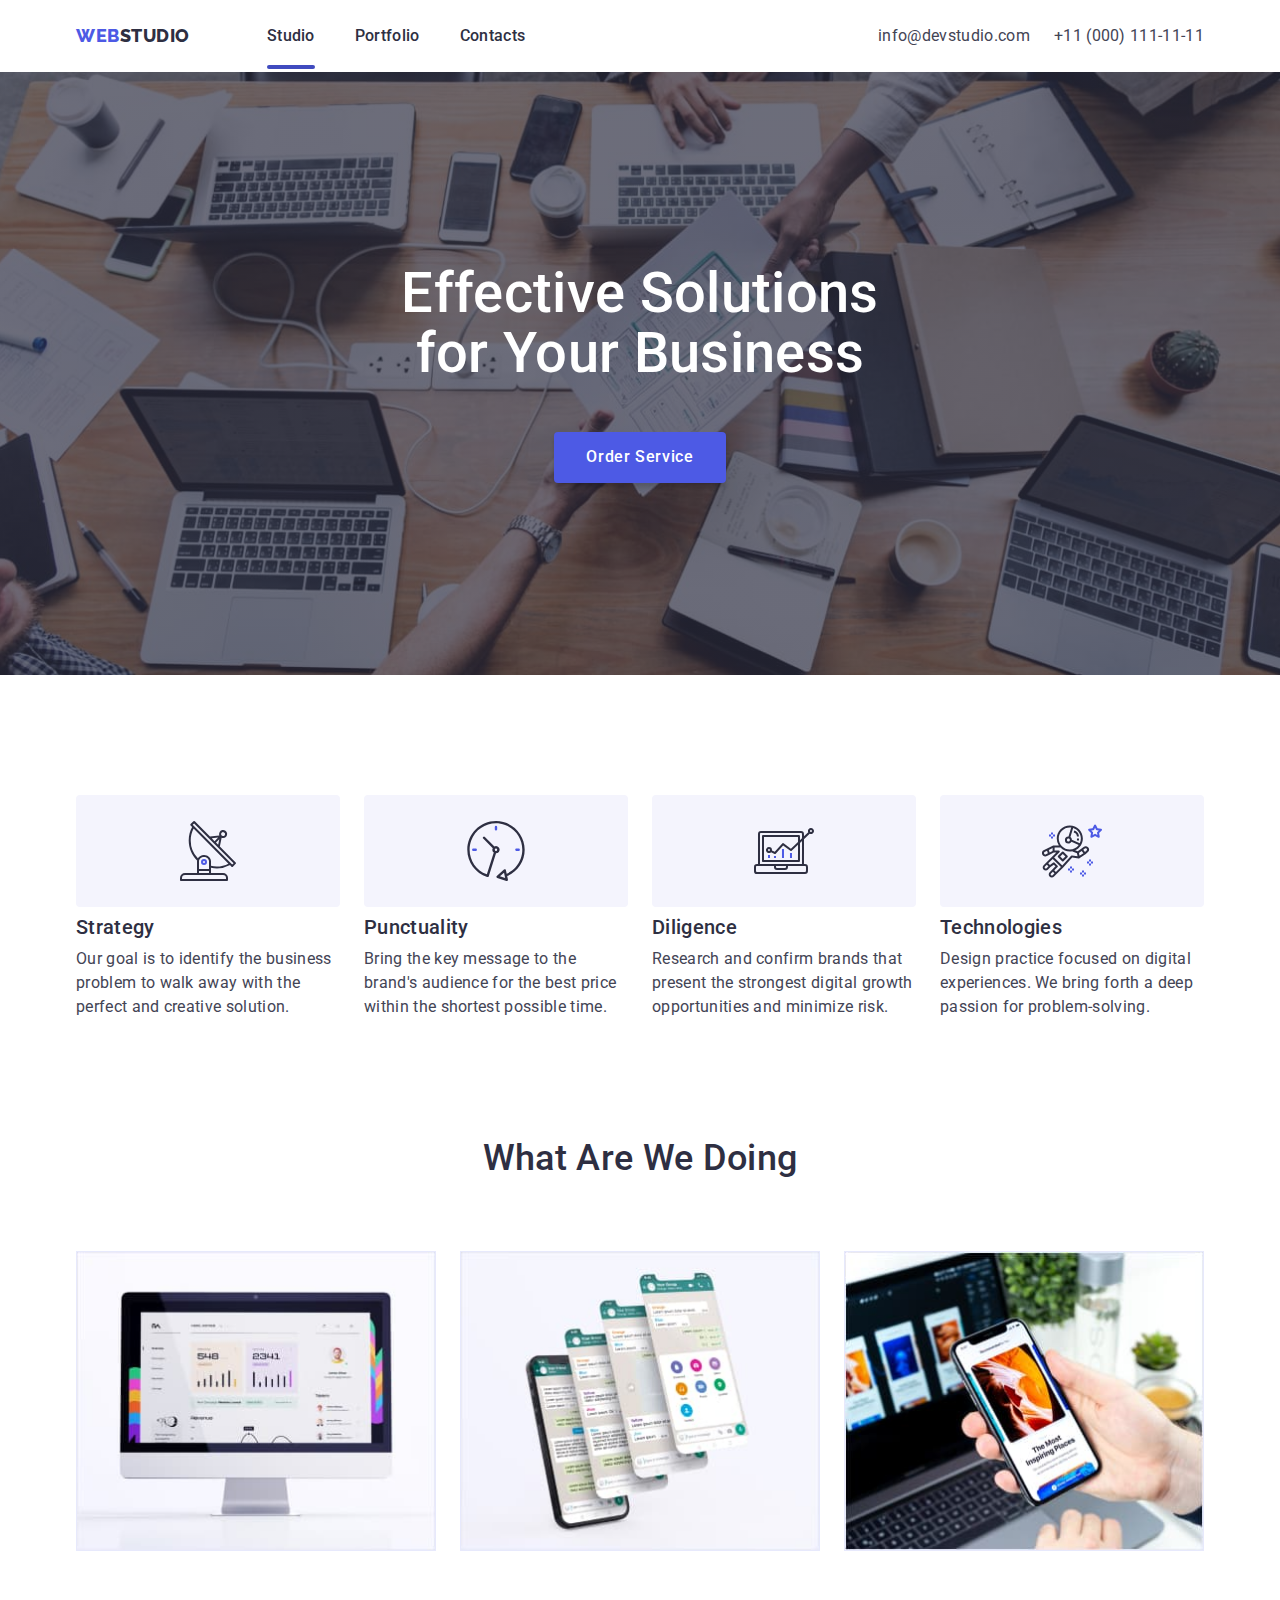
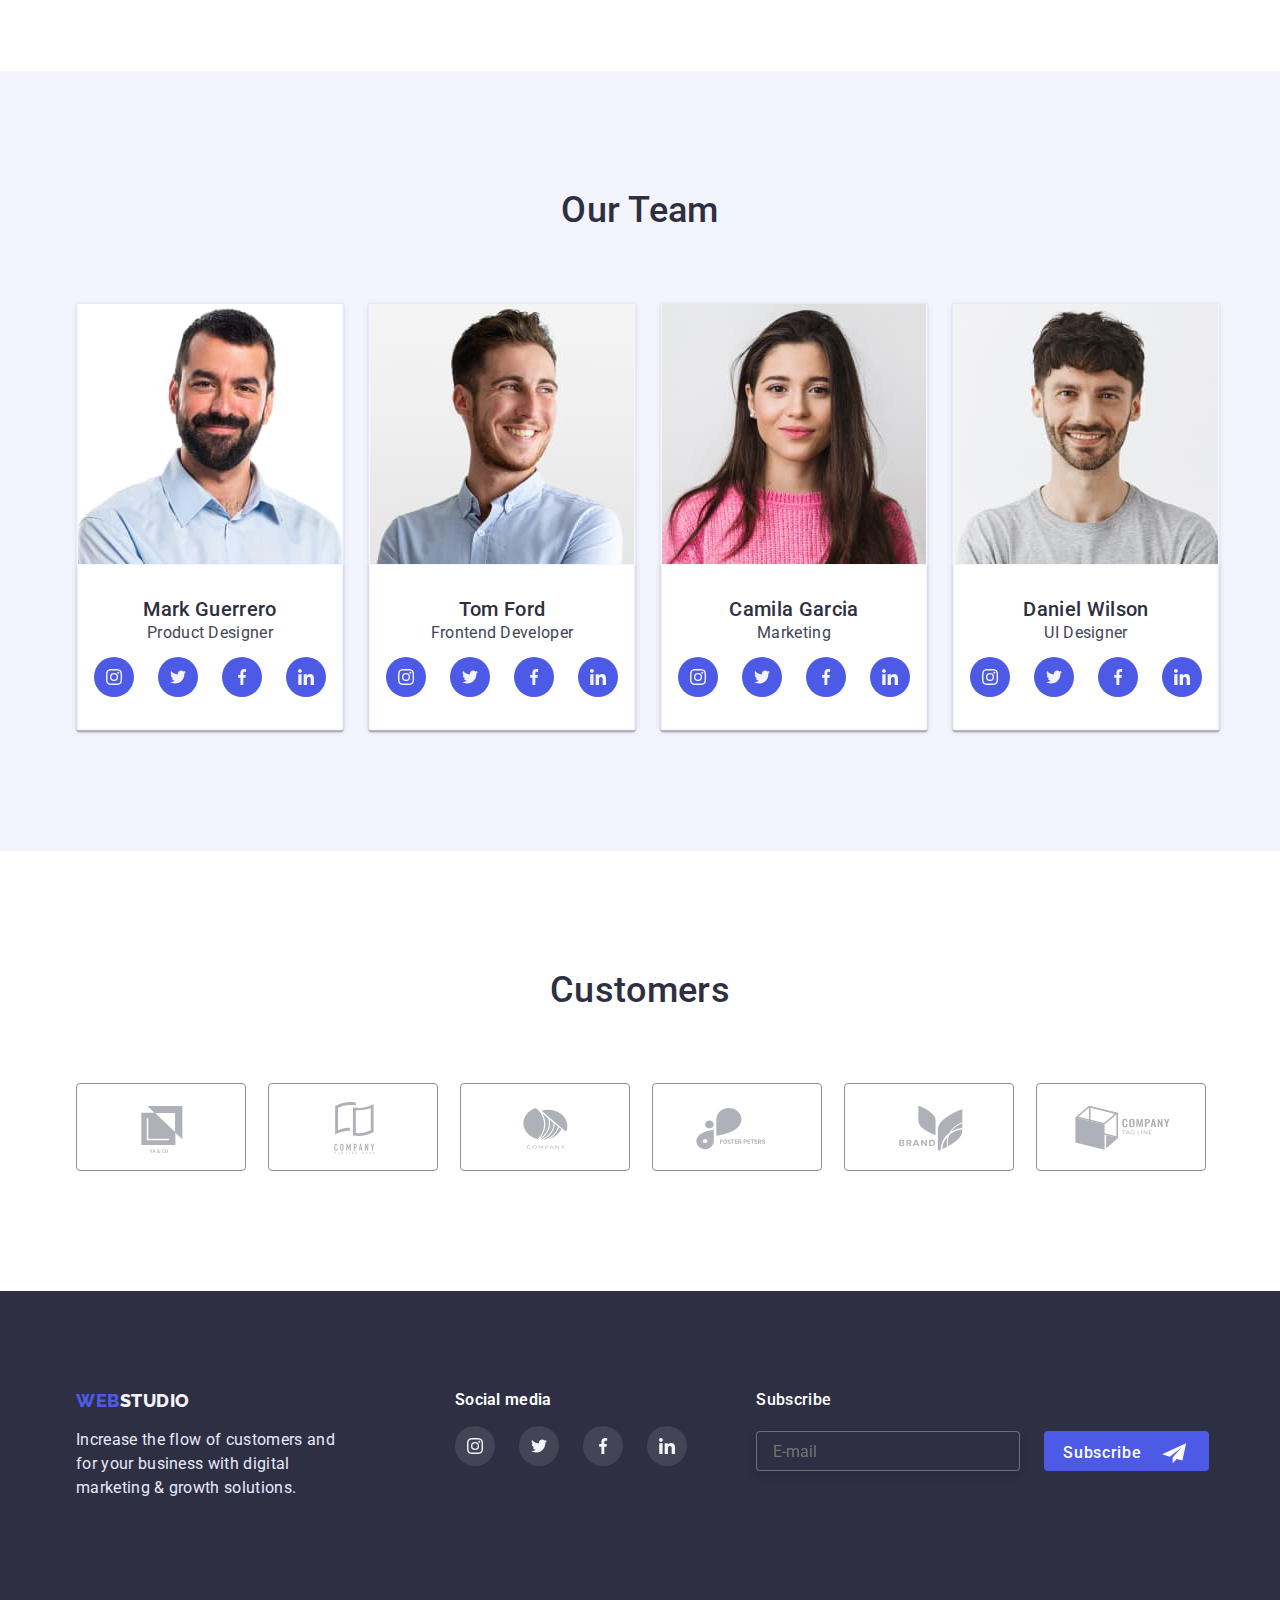
<file: index.html>
<!DOCTYPE html>
<html lang="en">
  <head>
    <meta charset="UTF-8" />
    <meta http-equiv="X-UA-Compatible" content="IE=edge" />
    <meta name="viewport" content="width=device-width, initial-scale=1.0" />
    <title>Studio</title>
    <link rel="preconnect" href="https://fonts.googleapis.com" />
    <link rel="preconnect" href="https://fonts.gstatic.com" crossorigin />
    <link
      href="https://fonts.googleapis.com/css2?family=Raleway:wght@800&family=Roboto:wght@400;500;700;900&display=swap"
      rel="stylesheet"
    />
    <link
      rel="stylesheet"
      href="https://cdnjs.cloudflare.com/ajax/libs/modern-normalize/1.1.0/modern-normalize.min.css"
    />
    <link rel="stylesheet" href="./css/styles.css" />
  </head>
  <body>
    <header class="header-main">
      <div class="container main-nav">
        <a href="/" class="web-header"
          >WEB<span class="studio-header">STUDIO</span></a
        >
        <nav>
          <ul class="menu-links">
            <li class="list-nav">
              <a href="./index.html" class="link current-page">Studio</a>
            </li>
            <li class="list-nav">
              <a href="./portfolio.html" class="link">Portfolio</a>
            </li>
            <li class="list-nav"><a href="" class="link">Contacts</a></li>
          </ul>
        </nav>

        <ul class="address-link">
          <li class="list">
            <a href="mailto:info@devstudio.com" class="link"
              >info@devstudio.com</a
            >
          </li>
          <li class="list">
            <a href="tel:+110001111111" class="link">+11 (000) 111-11-11</a>
          </li>
        </ul>
      </div>
    </header>
    <main>
      <section class="hero">
        <h1 class="hero-title">Effective Solutions for Your Business</h1>
        <button type="button" class="button-hero" data-modal-open>
          Order Service
        </button>
        <div class="backdrop is-hidden" data-modal>
          <div class="modal">
            <button type="button" class="button-close" data-modal-close>
              <svg class="modal-close" width="8px" height="8px">
                <use href="./images/icons.svg#icon-close"></use>
              </svg>
            </button>
            <form class="form">
              <p class="form-title">
                Leave your contacts and we will call you back
              </p>

              <div class="form-field">
                <label class="form-label">
                  <span class="modal-form-text">Name</span>
                  <span class="modal-form-input-wrapper">
                    <input type="text" name="user-name" class="form-input" />
                    <svg class="form-icon" width="12px" height="12px">
                      <use a href="./images/icons.svg#icon-user"></use>
                    </svg>
                  </span>
                </label>
              </div>
              <div class="form-field">
                <label class="form-label">
                  <span class="modal-form-text">Phone</span>
                  <span class="modal-form-input-wrapper">
                    <input type="tel" name="user-phone" class="form-input" />
                    <svg class="form-icon" width="13px" height="13px">
                      <use a href="./images/icons.svg#icon-phone"></use>
                    </svg>
                  </span>
                </label>
              </div>
              <div class="form-field">
                <label class="form-label">
                  <span class="modal-form-text">Email</span>
                  <span class="modal-form-input-wrapper">
                    <input type="email" name="user-email" class="form-input" />
                    <svg class="form-icon" width="15px" height="12px">
                      <use a href="./images/icons.svg#icon-email"></use>
                    </svg>
                  </span>
                </label>
              </div>
              <div class="form-field">
                <label class="form-label">
                  <span class="modal-form-text">Comment</span>
                  <textarea
                    name="Comment"
                    placeholder="Text input"
                    class="form-textarea"
                  ></textarea>
                </label>
              </div>
              <label class="modal-form-label-checkbox">
                <input
                  type="checkbox"
                  name="accept"
                  value="accept-policy"
                  class="modal-form-checkbox"
                />
                <span class="modal-form-custom-checkbox">
                  <svg
                    class="modal-form-checkbox-icon"
                    width="16px"
                    height="16px"
                  >
                    <use a href="./images/icons.svg#icon-ok"></use>
                  </svg>
                </span>
                <span class="modal-form-option-span"
                  >I accept the terms and conditions of the
                  <a class="modal-form-link" href="#">Privacy Policy</a></span
                >
              </label>
              <button type="submit" class="send">Send</button>
            </form>
          </div>
        </div>
      </section>
      <section class="section-features">
        <div class="container">
          <h2 class="visually-hidden">Why choose us?</h2>
          <ul class="list">
            <li class="list-section-features">
              <div class="svg-features">
                <svg class="icon-features" width="60" height="64">
                  <use href="./images/icons.svg#icon-antenna"></use>
                </svg>
              </div>
              <h3 class="subtitle">Strategy</h3>
              <p class="section-text">
                Our goal is to identify the business problem to walk away with
                the perfect and creative solution.
              </p>
            </li>
            <li class="list-section-features">
              <div class="svg-features">
                <svg class="icon-features" width="60" height="64">
                  <use href="./images/icons.svg#icon-clock"></use>
                </svg>
              </div>
              <h3 class="subtitle">Punctuality</h3>
              <p class="section-text">
                Bring the key message to the brand's audience for the best price
                within the shortest possible time.
              </p>
            </li>
            <li class="list-section-features">
              <div class="svg-features">
                <svg class="icon-features" width="60" height="64">
                  <use href="./images/icons.svg#icon-diagram"></use>
                </svg>
              </div>
              <h3 class="subtitle">Diligence</h3>
              <p class="section-text">
                Research and confirm brands that present the strongest digital
                growth opportunities and minimize risk.
              </p>
            </li>
            <li class="list-section-features">
              <div class="svg-features">
                <svg class="icon-features" width="60" height="64">
                  <use href="./images/icons.svg#icon-astronaut"></use>
                </svg>
              </div>
              <h3 class="subtitle">Technologies</h3>
              <p class="section-text">
                Design practice focused on digital experiences. We bring forth a
                deep passion for problem-solving.
              </p>
            </li>
          </ul>
        </div>
      </section>
      <section class="section-work">
        <div class="container">
          <h2 class="section-title">What are we doing</h2>
          <ul class="list">
            <li class="list-section">
              <img
                class="img"
                src="./images/computer.jpg"
                alt="Web site for computers"
                width="360"
              />
            </li>
            <li class="list-section">
              <img
                class="img"
                src="./images/phone-screens.jpg"
                alt="Many phone screens"
                width="360"
              />
            </li>
            <li class="list-section">
              <img
                class="img"
                src="./images/phone.jpg"
                alt="Phone"
                width="360"
              />
            </li>
          </ul>
        </div>
      </section>
      <section class="section-team">
        <div class="container">
          <h2 class="section-title">Our Team</h2>
          <ul class="list team">
            <li class="list-section">
              <img
                class="img"
                src="./images/img-mark.jpg"
                alt="Mark Guerrero"
                width="264"
                height="260"
              />
              <div class="works-team">
                <h3 class="subtitle">Mark Guerrero</h3>
                <p class="section-text">Product Designer</p>
                <ul class="list-social list">
                  <li>
                    <a href="" class="link-social">
                      <svg class="icon-social" width="16" height="16">
                        <use href="./images/icons.svg#icon-instagram"></use>
                      </svg>
                    </a>
                  </li>
                  <li>
                    <a href="" class="link-social">
                      <svg class="icon-social" width="16" height="16">
                        <use href="./images/icons.svg#icon-twitter"></use>
                      </svg>
                    </a>
                  </li>
                  <li>
                    <a href="" class="link-social">
                      <svg class="icon-social" width="16" height="16">
                        <use href="./images/icons.svg#icon-facebook"></use>
                      </svg>
                    </a>
                  </li>
                  <li>
                    <a href="" class="link-social">
                      <svg class="icon-social" width="16" height="16">
                        <use href="./images/icons.svg#icon-linkedin"></use>
                      </svg>
                    </a>
                  </li>
                </ul>
              </div>
            </li>
            <li class="list-section">
              <img
                class="img"
                src="./images/img-tom.jpg"
                alt="Tom Ford"
                width="264"
                height="260"
              />
              <div class="works-team">
                <h3 class="subtitle">Tom Ford</h3>
                <p class="section-text">Frontend Developer</p>
                <ul class="list-social list">
                  <li>
                    <a href="" class="link-social">
                      <svg class="icon-social" width="16" height="16">
                        <use href="./images/icons.svg#icon-instagram"></use>
                      </svg>
                    </a>
                  </li>
                  <li>
                    <a href="" class="link-social">
                      <svg class="icon-social" width="16" height="16">
                        <use href="./images/icons.svg#icon-twitter"></use>
                      </svg>
                    </a>
                  </li>
                  <li>
                    <a href="" class="link-social">
                      <svg class="icon-social" width="16" height="16">
                        <use href="./images/icons.svg#icon-facebook"></use>
                      </svg>
                    </a>
                  </li>
                  <li>
                    <a href="" class="link-social">
                      <svg class="icon-social" width="16" height="16">
                        <use href="./images/icons.svg#icon-linkedin"></use>
                      </svg>
                    </a>
                  </li>
                </ul>
              </div>
            </li>
            <li class="list-section">
              <img
                class="img"
                src="./images/img-camila.jpg"
                alt="Camila Garcia"
                width="264"
                height="260"
              />
              <div class="works-team">
                <h3 class="subtitle">Camila Garcia</h3>
                <p class="section-text">Marketing</p>
                <ul class="list-social list">
                  <li>
                    <a href="" class="link-social">
                      <svg class="icon-social" width="16" height="16">
                        <use href="./images/icons.svg#icon-instagram"></use>
                      </svg>
                    </a>
                  </li>
                  <li>
                    <a href="" class="link-social">
                      <svg class="icon-social" width="16" height="16">
                        <use href="./images/icons.svg#icon-twitter"></use>
                      </svg>
                    </a>
                  </li>
                  <li>
                    <a href="" class="link-social">
                      <svg class="icon-social" width="16" height="16">
                        <use href="./images/icons.svg#icon-facebook"></use>
                      </svg>
                    </a>
                  </li>
                  <li>
                    <a href="" class="link-social">
                      <svg class="icon-social" width="16" height="16">
                        <use href="./images/icons.svg#icon-linkedin"></use>
                      </svg>
                    </a>
                  </li>
                </ul>
              </div>
            </li>
            <li class="list-section">
              <img
                class="img"
                src="./images/img-daniel.jpg"
                alt="Daniel Wilson"
                width="264"
                height="260"
              />
              <div class="works-team">
                <h3 class="subtitle">Daniel Wilson</h3>
                <p class="section-text">UI Designer</p>
                <ul class="list-social list">
                  <li>
                    <a href="" class="link-social">
                      <svg class="icon-social" width="16" height="16">
                        <use href="./images/icons.svg#icon-instagram"></use>
                      </svg>
                    </a>
                  </li>
                  <li>
                    <a href="" class="link-social">
                      <svg class="icon-social" width="16" height="16">
                        <use href="./images/icons.svg#icon-twitter"></use>
                      </svg>
                    </a>
                  </li>
                  <li>
                    <a href="" class="link-social">
                      <svg class="icon-social" width="16" height="16">
                        <use href="./images/icons.svg#icon-facebook"></use>
                      </svg>
                    </a>
                  </li>
                  <li>
                    <a href="" class="link-social">
                      <svg class="icon-social" width="16" height="16">
                        <use href="./images/icons.svg#icon-linkedin"></use>
                      </svg>
                    </a>
                  </li>
                </ul>
              </div>
            </li>
          </ul>
        </div>
      </section>
      <section class="section-customers">
        <div class="container">
          <h2 class="section-title">Customers</h2>
          <ul class="customers-list">
            <li class="customers-item list">
              <a href="" class="customers-link">
                <svg class="icon-customers" width="104" height="56">
                  <use href="./images/icons.svg#icon-Logo-1"></use>
                </svg>
              </a>
            </li>
            <li class="customers-item list">
              <a href="" class="customers-link">
                <svg class="icon-customers" width="104" height="56">
                  <use href="./images/icons.svg#icon-Logo-2"></use>
                </svg>
              </a>
            </li>
            <li class="customers-item list">
              <a href="" class="customers-link">
                <svg class="icon-customers" width="104" height="56">
                  <use href="./images/icons.svg#icon-Logo-3"></use>
                </svg>
              </a>
            </li>
            <li class="customers-item list">
              <a href="" class="customers-link">
                <svg class="icon-customers" width="104" height="56">
                  <use href="./images/icons.svg#icon-Logo-4"></use>
                </svg>
              </a>
            </li>
            <li class="customers-item list">
              <a href="" class="customers-link">
                <svg class="icon-customers" width="104" height="56">
                  <use href="./images/icons.svg#icon-Logo-5"></use>
                </svg>
              </a>
            </li>
            <li class="customers-item list">
              <a href="" class="customers-link">
                <svg class="icon-customers" width="104" height="56">
                  <use href="./images/icons.svg#icon-Logo-6"></use>
                </svg>
              </a>
            </li>
          </ul>
        </div>
      </section>
    </main>
    <footer class="fon-footer">
      <div class="footer container">
        <div class="wrapper">
          <a href="/" class="web-footer"
            >WEB<span class="studio-footer">Studio</span>
          </a>
          <p class="text-footer">
            Increase the flow of customers and <br />
            for your business with digital <br />
            marketing & growth solutions.
          </p>
        </div>

        <div class="media-footer">
          <p class="media-text">Social media</p>
          <ul class="list-social list">
            <li>
              <a href="" class="link-social-footer">
                <svg class="icon-social" width="16" height="16">
                  <use href="./images/icons.svg#icon-instagram"></use>
                </svg>
              </a>
            </li>
            <li>
              <a href="" class="link-social-footer">
                <svg class="icon-social" width="16" height="16">
                  <use href="./images/icons.svg#icon-twitter"></use>
                </svg>
              </a>
            </li>
            <li>
              <a href="" class="link-social-footer">
                <svg class="icon-social" width="16" height="16">
                  <use href="./images/icons.svg#icon-facebook"></use>
                </svg>
              </a>
            </li>
            <li>
              <a href="" class="link-social-footer">
                <svg class="icon-social" width="16" height="16">
                  <use href="./images/icons.svg#icon-linkedin"></use>
                </svg>
              </a>
            </li>
          </ul>
        </div>
        <div class="form container">
          <p class="subscribe-label">Subscribe</p>
          <form class="form-footer">
            <label for="email">
              <input
                type="email"
                name="subscribe"
                id="email"
                placeholder="E-mail"
                class="subscribe-input"
            /></label>
            <label class="submit-svg">
              <button type="submit" class="subscribe-button"></button>
              <span class="subscribe-text"
                >Subscribe
                <svg class="subscribe-icon" width="24px" height="20px">
                  <use a href="./images/icons.svg#icon-send"></use>
                </svg>
              </span>
            </label>
          </form>
        </div>
      </div>
    </footer>
    <script src="./js/modal.js"></script>
  </body>
</html>
</file>
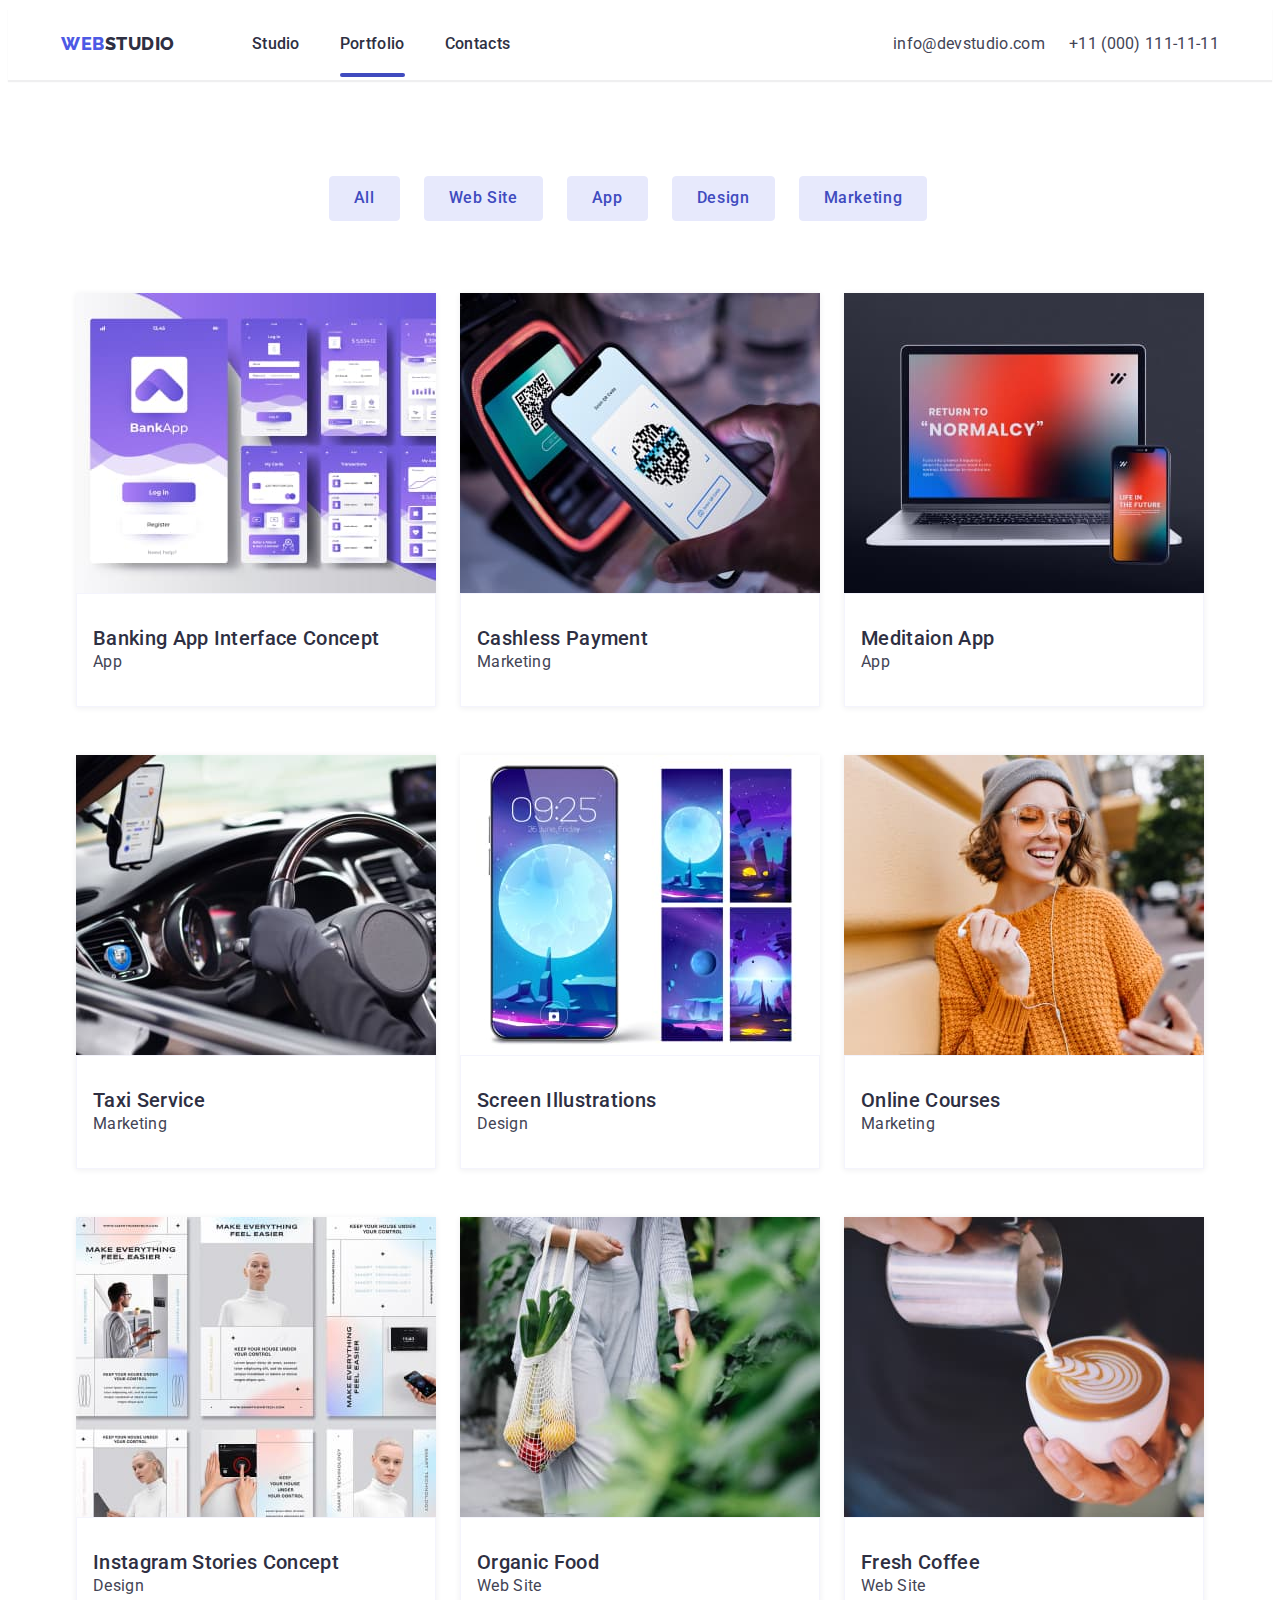
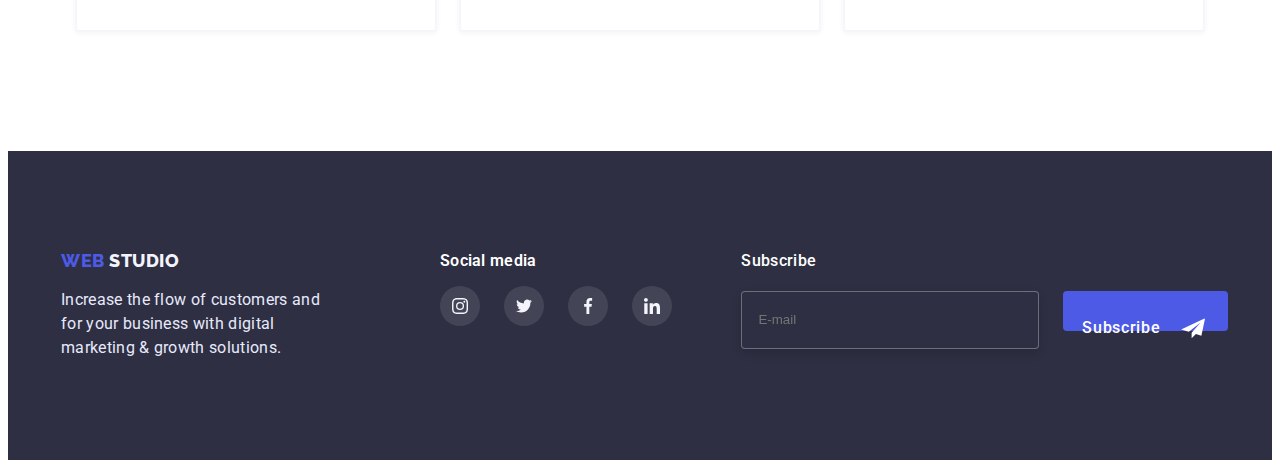
<file: portfolio.html>
<!DOCTYPE html>
<html lang="en">
  <head>
    <meta charset="UTF-8" />
    <meta http-equiv="X-UA-Compatible" content="IE=edge" />
    <meta name="viewport" content="width=device-width, initial-scale=1.0" />
    <title>Portfolio</title>
    <link rel="preconnect" href="https://fonts.googleapis.com" />
    <link rel="preconnect" href="https://fonts.gstatic.com" crossorigin />
    <link
      href="https://fonts.googleapis.com/css2?family=Raleway:wght@800&family=Roboto:wght@400;500;700;900&display=swap"
      rel="stylesheet"
    />
    <link
      rel="stylesheet"
      href="https://cdnjs.cloudflare.com/ajax/libs/modern-normalize/1.1.0/modern-normalize.min.css"
      integrity="sha512-wpPYUAdjBVSE4KJnH1VR1HeZfpl1ub8YT/NKx4PuQ5NmX2tKuGu6U/JRp5y+Y8XG2tV+wKQpNHVUX03MfMFn9Q=="
      crossorigin="anonymous"
      referrerpolicy="no-referrer"
    />
    <link rel="stylesheet" href="./css/styles.css" />
  </head>
  <body>
    <header class="header-main">
      <div class="container main-nav">
        <a href="/" class="web-header"
          >WEB<span class="studio-header">STUDIO</span></a
        >
        <nav>
          <ul class="menu-links">
            <li class="list-nav">
              <a href="./index.html" class="link">Studio</a>
            </li>
            <li class="list-nav">
              <a href="./portfolio.html" class="link current-page">Portfolio</a>
            </li>
            <li class="list-nav"><a href="" class="link">Contacts</a></li>
          </ul>
        </nav>
        <ul class="address-link">
          <li class="list">
            <a href="mailto:info@devstudio.com" class="link"
              >info@devstudio.com</a
            >
          </li>
          <li class="list">
            <a href="tel:+110001111111" class="link">+11 (000) 111-11-11</a>
          </li>
        </ul>
      </div>
    </header>
    <main>
      <section class="section-filter">
        <div class="container">
          <h1 class="visually-hidden">filter</h1>
          <ul class="flex-list">
            <li><button type="button" class="button">All</button></li>
            <li><button type="button" class="button">Web Site</button></li>
            <li><button type="button" class="button">App</button></li>
            <li><button type="button" class="button">Design</button></li>
            <li><button type="button" class="button">Marketing</button></li>
          </ul>
          <ul class="list-filter">
            <li class="link-filter">
              <a href="" class="link">
                <div class="portfolio-overlay">
                  <img
                    class="img"
                    src="./images/banking-app.jpg"
                    alt="Banking App Interface Concept"
                    width="360"
                  />
                  <p class="overlay-text">
                    14 Stylish and User-Friendly App Design Concepts · Task
                    Manager App · Calorie Tracker App · Exotic Fruit Ecommerce
                    App · Cloud Storage App
                  </p>
                </div>
                <div class="works">
                  <h2 class="subtitle">Banking App Interface Concept</h2>
                  <p class="section-text">App</p>
                </div>
              </a>
            </li>
            <li class="link-filter">
              <a href="" class="link">
                <div class="portfolio-overlay">
                  <img
                    class="img"
                    src="./images/cashless-payment.jpg"
                    alt="Cashless Payment"
                    width="360"
                  />
                  <p class="overlay-text">
                    14 Stylish and User-Friendly App Design Concepts · Task
                    Manager App · Calorie Tracker App · Exotic Fruit Ecommerce
                    App · Cloud Storage App
                  </p>
                </div>
                <div class="works">
                  <h2 class="subtitle">Cashless Payment</h2>
                  <p class="section-text">Marketing</p>
                </div>
              </a>
            </li>
            <li class="link-filter">
              <a href="" class="link">
                <div class="portfolio-overlay">
                  <img
                    class="img"
                    src="./images/meditaion-app.jpg"
                    alt="Meditaion App"
                    width="360"
                  />
                  <p class="overlay-text">
                    14 Stylish and User-Friendly App Design Concepts · Task
                    Manager App · Calorie Tracker App · Exotic Fruit Ecommerce
                    App · Cloud Storage App
                  </p>
                </div>
                <div class="works">
                  <h2 class="subtitle">Meditaion App</h2>
                  <p class="section-text">App</p>
                </div>
              </a>
            </li>
            <li class="link-filter">
              <a href="" class="link">
                <div class="portfolio-overlay">
                  <img
                    class="img"
                    src="./images/taxi-service.jpg"
                    alt="Taxi Service"
                    width="360"
                  />
                  <p class="overlay-text">
                    14 Stylish and User-Friendly App Design Concepts · Task
                    Manager App · Calorie Tracker App · Exotic Fruit Ecommerce
                    App · Cloud Storage App
                  </p>
                </div>
                <div class="works">
                  <h2 class="subtitle">Taxi Service</h2>
                  <p class="section-text">Marketing</p>
                </div>
              </a>
            </li>
            <li class="link-filter">
              <a href="" class="link">
                <div class="portfolio-overlay">
                  <img
                    class="img"
                    src="./images/screen-illustrations.jpg"
                    alt="Screen Illustrations"
                    width="360"
                  />
                  <p class="overlay-text">
                    14 Stylish and User-Friendly App Design Concepts · Task
                    Manager App · Calorie Tracker App · Exotic Fruit Ecommerce
                    App · Cloud Storage App
                  </p>
                </div>
                <div class="works">
                  <h2 class="subtitle">Screen Illustrations</h2>
                  <p class="section-text">Design</p>
                </div>
              </a>
            </li>
            <li class="link-filter">
              <a href="" class="link">
                <div class="portfolio-overlay">
                  <img
                    class="img"
                    src="./images/online-courses.jpg"
                    alt="Online Courses"
                    width="360"
                  />
                  <p class="overlay-text">
                    14 Stylish and User-Friendly App Design Concepts · Task
                    Manager App · Calorie Tracker App · Exotic Fruit Ecommerce
                    App · Cloud Storage App
                  </p>
                </div>
                <div class="works">
                  <h2 class="subtitle">Online Courses</h2>
                  <p class="section-text">Marketing</p>
                </div>
              </a>
            </li>
            <li class="link-filter">
              <a href="" class="link">
                <div class="portfolio-overlay">
                  <img
                    class="img"
                    src="./images/instagram-stories.jpg"
                    alt="Instagram Stories Concept"
                    width="360"
                  />
                  <p class="overlay-text">
                    14 Stylish and User-Friendly App Design Concepts · Task
                    Manager App · Calorie Tracker App · Exotic Fruit Ecommerce
                    App · Cloud Storage App
                  </p>
                </div>
                <div class="works">
                  <h2 class="subtitle">Instagram Stories Concept</h2>
                  <p class="section-text">Design</p>
                </div>
              </a>
            </li>
            <li class="link-filter">
              <a href="" class="link">
                <div class="portfolio-overlay">
                  <img
                    class="img"
                    src="./images/organic-food.jpg"
                    alt="Organic Food"
                    width="360"
                  />
                  <p class="overlay-text">
                    14 Stylish and User-Friendly App Design Concepts · Task
                    Manager App · Calorie Tracker App · Exotic Fruit Ecommerce
                    App · Cloud Storage App
                  </p>
                </div>
                <div class="works">
                  <h2 class="subtitle">Organic Food</h2>
                  <p class="section-text">Web Site</p>
                </div>
              </a>
            </li>
            <li class="link-filter">
              <a href="" class="link">
                <div class="portfolio-overlay">
                  <img
                    class="img"
                    src="./images/fresh-coffee.jpg"
                    alt="Fresh Coffee"
                    width="360"
                  />
                  <p class="overlay-text">
                    14 Stylish and User-Friendly App Design Concepts · Task
                    Manager App · Calorie Tracker App · Exotic Fruit Ecommerce
                    App · Cloud Storage App
                  </p>
                </div>
                <div class="works">
                  <h2 class="subtitle">Fresh Coffee</h2>
                  <p class="section-text">Web Site</p>
                </div>
              </a>
            </li>
          </ul>
        </div>
      </section>
    </main>
    <footer class="fon-footer">
      <div class="footer container">
        <div class="wrapper">
          <a href="/" class="web-footer"
            >WEB<span class="studio-footer"> STUDIO</span></a
          >
          <p class="text-footer">
            Increase the flow of customers and <br />
            for your business with digital <br />
            marketing & growth solutions.
          </p>
        </div>
        <div class="media-footer">
          <p class="media-text">Social media</p>
          <ul class="list-social list">
            <li>
              <a href="" class="link-social-footer">
                <svg class="icon-social" width="16" height="16">
                  <use href="./images/icons.svg#icon-instagram"></use>
                </svg>
              </a>
            </li>
            <li>
              <a href="" class="link-social-footer">
                <svg class="icon-social" width="16" height="16">
                  <use href="./images/icons.svg#icon-twitter"></use>
                </svg>
              </a>
            </li>
            <li>
              <a href="" class="link-social-footer">
                <svg class="icon-social" width="16" height="16">
                  <use href="./images/icons.svg#icon-facebook"></use>
                </svg>
              </a>
            </li>
            <li>
              <a href="" class="link-social-footer">
                <svg class="icon-social" width="16" height="16">
                  <use href="./images/icons.svg#icon-linkedin"></use>
                </svg>
              </a>
            </li>
          </ul>
        </div>

        <div class="form container">
          <p class="subscribe-label">Subscribe</p>
          <form class="form-footer">
            <label for="email">
              <input
                type="email"
                name="subscribe"
                id="email"
                placeholder="E-mail"
                class="subscribe-input"
            /></label>
            <label class="submit-svg">
              <button type="submit" class="subscribe-button"></button>
              <span class="subscribe-text"
                >Subscribe
                <svg class="subscribe-icon" width="24px" height="20px">
                  <use a href="./images/icons.svg#icon-send"></use>
                </svg>
              </span>
            </label>
          </form>
        </div>
      </div>
    </footer>
  </body>
</html>
</file>
<file: css/styles.css>
:root {
    --primary-brand-color: #4D5AE5;
    --pressed-ocean: #404BBF;
    --dark-color: #2E2F42;
    --success-color: #31D0AA;
    --text-color: #434455;
    --subtle-text-color: #8E8F99;
    --accent-color: #E7E9FC;
    --light-color: #F4F4FD;

    --timing-function: cubic-bezier(0.4, 0, 0.2, 1);
}
body {
 background-color: #FFFFFF;
 color: var(--text-color);
 font-family: Roboto, sans-serif;
 letter-spacing: 0.02em;
}
.visually-hidden {
    position: absolute;
    width: 1px;
    height: 1px;
    margin: -1px;
    border: 0;
    padding: 0;
    white-space: nowrap;
    clip-path: inset(100%);
    clip: rect(0 0 0 0);
    overflow: hidden;

}

h1,
h2,
h3,
p {
    margin: 0;
}

ul {
    padding: 0;
    margin: 0;
}
.container {
    width: 1158px;
    padding-left: 15px;
    padding-right: 15px;
    margin: 0 auto;
}
.link {
    list-style: none;
}

.link {
    text-decoration: none;
}
.header-main{
    box-shadow: 0px 2px 1px rgba(46, 47, 66, 0.08);
}
.main-nav {
    display: flex;
    padding-left: 15px;
    padding-right: 15px;
    margin: 0 auto;
    justify-content: center;
    align-items: center;
    }
.list-nav {
    list-style: none;
}
.list-nav:not(:last-child) {
    margin-right: 40px;
}
.list-nav .link {
    padding-top: 24px;
    padding-bottom: 24px;
}
.address-link .link {
    padding-top: 24px;
    padding-bottom: 24px;
}
.web-header {
    display: block;
    padding-top: 24px;
    padding-bottom: 24px;
    color: var(--primary-brand-color);
    font-family: Raleway, sans-serif;
    font-weight: 800;
    font-size: 18px;
    line-height: 1.33;
    align-items: center;
    letter-spacing: 0.03em;
    text-transform: uppercase;
    text-decoration: none;
} 
.studio-header {
    color: var(--dark-color);
    font-family: Raleway , sans-serif;
    font-weight: 800;
    font-size: 18px;
    line-height: 1.33;
}
.menu-links {
    display: flex;
    margin-left: 77px;
    margin-top: 0 ;
    margin-bottom: 0;
}
.menu-links > list-nav{
display: block;
padding-top: 24px;
padding-bottom: 24px;

    color: var(--dark-color);
    font-weight: 500;
    font-size: 16px;
    line-height: 1.5; 

    transition: color 250ms var(--timing-function);
}
.list-nav {

    font-weight: 500;
        font-size: 16px;
        line-height: 1.5;
}
.link.current-page {
    position: relative;
}
.link.current-page::after {
    content: '';
    position: absolute;
    display: block;
    width: 100%;
    height: 4px;
    bottom: 0;
    border-radius: 2px;
    background-color: var(--pressed-ocean);
    

    transition: opacity 250ms var(--timing-function),
    color 250ms var(--timing-function);
}
.link.current-page:hover::after {
    opacity: 1;
    color: var(--pressed-ocean);
}
.link.current-page:hover {
    color: var(--pressed-ocean);
}
.list-nav  .link {
color: var(--dark-color);
}
.menu-links .link:hover
.menu-links .link:focus { 
    color: var(--text-color)
}
.menu-links .link:active {
    color: var(--pressed-ocean);
}
.menu-links .list:not(:last-child){
    margin-right: 40px;
}
.address-link {
    display: flex;
    margin-left: auto;
}
.address-link .link {

    color: var(--text-color);
    font-weight: 400;
    font-size: 16px;
    line-height: 1.5;

 transition: color 250 ms var(--timing-function);
}
.address-link .link:hover {
    color: var(--pressed-ocean);
}
.address-link .list+.list {
    margin-left: 24px;
}
.hero {max-width: 1600px;
    height: 603px;
    padding-top: 192px;
    padding-bottom: 192px;
    margin-left: auto;
    margin-right: auto;
    
    background-color: var(--dark-color);
    background-image: linear-gradient(rgba(46, 47, 66, 0.7), rgba(46, 47, 66, 0.7)) , url(../images/people-office.jpg) ;
    background-repeat: no-repeat;
    background-size: cover;
    background-position: center;
}
.hero-title {
    width: 480px;
    margin: 0 auto 48px auto;
  
    color: #FFFFFF;
    font-weight: 500;
    font-size: 56px;
    line-height: 1.07;
    text-align: center;
    
}
.button-hero { 
    display: block;
    margin: 0 auto;
    padding: 16px 32px;
    gap: 10px;
    box-shadow: 0px 4px 4px rgba(0, 0, 0, 0.15);
    border-radius: 4px;
    border: var(--primary-brand-color);

    background-color: var(--primary-brand-color);
    color: #FFFFFF;
    font-family: inherit;
    font-weight: 500;
    font-size: 16px;
    line-height: 1.18;
    align-items: center;
    text-align: center;
    letter-spacing: 0.04em;
    cursor: pointer;

    transition: background-color 250ms var(--timing-function),
        box-shadow 250ms var(--timing-function),
        border-radius 250ms var(--timing-function);
    }
.button-hero:hover , .button-hero:focus {
    background-color: var(--pressed-ocean);
    color: #FFFFFF;
    border-radius: 4px;
    box-shadow: 0px 1px 6px rgba(46, 47, 66, 0.08), 0px 1px 1px rgba(46, 47, 66, 0.16), 0px 2px 1px rgba(46, 47, 66, 0.08);
}
.button-hero:active {
    background-color: var(--pressed-ocean);
    box-shadow: 0px 4px 4px rgba(0, 0, 0, 0.15);
    border-radius: 4px;
}
.button {
    display: flex;
    flex-direction: row;
    justify-content: center;
    align-items: center;
    padding: 12px 24px;
    border: 1px solid #E7E9FC;
    border-radius: 4px;

    background-color: var(--accent-color);
    color: var(--pressed-ocean);
    font-family: inherit;
    font-weight: 500;
    font-size: 16px;
    line-height: 1.18;
    align-items: center;
    letter-spacing: 0.04em;
    cursor: pointer;
    
    transition: color 250ms var(--timing-function),
        background-color 250ms var(--timing-function),
        box-shadow 250ms var(--timing-function);
}

.button:hover,
.button:focus {
    background-color: var(--pressed-ocean);
    color: #FFFFFF;
    font-family: inherit;
    font-weight: 500;
    font-size: 16px;
    line-height: 1.18;
    align-items: center;
    letter-spacing: 0.04em;
    box-shadow: 0px 3px 1px rgba(0, 0, 0, 0.1), 0px 2px 1px rgba(0, 0, 0, 0.08), 0px 2px 2px rgba(0, 0, 0, 0.12);
    border-radius: 4px;
}
.section-filter{
    padding-top: 96px;
padding-bottom: 120px;
}
.list-filter {
    display: flex;
    flex-basis: calc((100%-48px)/3);
    flex-wrap: wrap;
    flex-direction: row;
    column-gap: 24px;
    justify-content: center;
    align-items: center;
    list-style: none;
}
.section-features{
    padding-top: 120px;
    padding-bottom: 120px;

}
.section-features  .subtitle {
    margin-bottom: 8px;

}
.svg-features {
    display: flex;
    justify-content: center;
    align-items: center;
    margin-bottom: 8px;
    width: 264px;
    height: 112px;
    background: var(--light-color);
    border-radius: 4px;
}
.section-work {
    padding-bottom: 120px;
}
.section-team {
    padding-top: 120px;
    padding-bottom: 120px;
    background-color:var(--light-color);
}
.list{
    display: flex;
    list-style: none;
}
.list-section {
 border: 1px solid #E7E9FC;
}
.list-section:not(:last-child){
    margin-right: 24px;
}
.list-section-features:not(:last-child){
    margin-right: 24px;
}
    
.team > li {
    box-shadow: 0px 1px 6px rgba(46, 47, 66, 0.08), 0px 1px 1px rgba(46, 47, 66, 0.16), 0px 2px 1px rgba(46, 47, 66, 0.08);
    border-radius: 0px 0px 4px 4px;
}
.works-team {
    padding: 32px 16px;
    justify-content: center;
    align-items: center;
    background-color: #FFFFFF;
    text-align: center;
    border: 0.5px solid #F4F4FD;
    box-shadow: 0px 1px 6px rgba(46, 47, 66, 0.08), 0px 1px 1px rgba(46, 47, 66, 0.16), 0px 2px 1px rgba(46, 47, 66, 0.08);
    
}
.list-social {
    display: flex;
    padding-left: 16px;
    padding-right: 16px;
    gap: 24px;

    margin-top: 12px;
}
.link-social {
    display: inline-flex;
    justify-content: center;
    align-items: center;
    padding: 0;
    width: 40px;
    height: 40px;
    background-color: var(--primary-brand-color);
    color: var(--light-color);
    border-radius: 50%;
    transition: background-color 250ms var(--timing-function);
}
.link-social:hover, .link-social:focus {
    background-color: var(--pressed-ocean);
}
.icon-social {
    fill: currentColor;
}
.works {
    padding: 32px 16px;
    justify-content: center;
    align-items: center;
    background-color: #FFFFFF;
    border: 0.5px solid #F4F4FD;
}
.works > h3{
    margin-bottom: 8px;
}
.link-filter {
    display: flex;
    box-shadow: 0px 1px 6px rgba(46, 47, 66, 0.08);
    transition: box-shadow 250ms var(--timing-function);
}
.link-filter:nth-last-child(n+4){
    margin-bottom: 48px;
}
.link-filter:hover , .link-filter:focus { 
    box-shadow: 0px 1px 6px rgba(46, 47, 66, 0.08), 0px 1px 1px rgba(46, 47, 66, 0.16), 0px 2px 1px rgba(46, 47, 66, 0.08);
}
.portfolio-overlay {
    display: block;
    position: relative;
    overflow: hidden; 
}
.overlay-text {
display: block;
position: absolute;
width: 100%;
height: 100%;
padding: 40px 32px;
font-family: 'Roboto',
    sans-serif;
font-style: normal;
font-weight: 400;
font-size: 16px;
line-height: 1.5;
letter-spacing: 0.02em;
color: #F4F4FD;
background-color: var(--primary-brand-color);
opacity: 0;
transform: translateY(100%);

transition: transform 250ms var(--timing-function),
opacity 250ms var(--timing-function);
}
.link:hover .overlay-text, .link:focus .overlay-text {
    opacity: 1;
    transform: translateY(-100%);
}
.section-title {
    margin-bottom: 72px;
    color: var(--dark-color);
    font-weight: 500;
    font-size: 36px;
    line-height: 1.11;
    text-align: center;
    text-transform: capitalize;
}
.subtitle {
    color: var(--dark-color);
    font-weight: 500;
    font-size: 20px;
    line-height: 1.2;

}
.section-text {
    color: var(--text-color);
    font-weight: 400;
    font-size: 16px;
    line-height: 1.5;
    text-decoration: none;
    
}
.img {
    display: block;
    max-width: 100%;
    height: auto;
    justify-content: center;
    margin: 0 auto;
}
.flex-list {
    display: flex;
    flex-direction: row;
    justify-content: center;
    align-items: center;
    list-style: none;
    margin-bottom: 72px;
}
.flex-list .button {
margin-right: 24px;
}
.section-customers {
    display: flex;
    padding-top: 120px;
    padding-bottom: 120px;
    }
.customers-list {
    display: flex;
    flex-direction: row;
    align-items: flex-start;
    padding: 0px;
    gap: 24px;
}
.customers-item {
    width: 168px;
    height: 88px;
}
.customers-link {
    display: flex;
    justify-content: center;
    align-items: center;
    padding: 16px 32px;
    color: #AFB1B8;
    border: 1px solid #8E8F99;
    border-radius: 4px;
    transition: color 250ms var(--timing-function), border 250ms var(--timing-function);
}
.icon-customers {
    fill: currentColor;
}


.customers-link:hover, .customers-link:focus { color: var(--primary-brand-color); border: 1px solid #4D5AE5;
}

.footer {display: flex;
    margin: 0 auto;}

.fon-footer {display: flex;
    align-items: baseline;
    background-color: var(--dark-color);
    padding-top: 100px;
    padding-bottom: 100px;}
.wrapper {
    display: inline-block;
}
.web-footer {
    padding: 0px;
    color: var(--primary-brand-color);
    font-family: 'Raleway',
        sans-serif;
    font-weight: 800;
    font-size: 18px;
    line-height: 1.16;
    align-items: center;
    letter-spacing: 0.03em;
    text-transform: uppercase;
    text-decoration: none;
}
.studio-footer {
    color: var(--light-color);
    font-family: 'Raleway',
        sans-serif;
    font-weight: 800;
    font-size: 18px;
    line-height: 1.16;
    align-items: center;
    letter-spacing: 0.03em;
    text-transform: uppercase;

}
.text-footer {margin-top: 16px;
    color: #E7E9FC;
    font-family: 'Roboto';
    font-weight: 400;
    font-size: 16px;
    line-height: 1.5;
    letter-spacing: 0.02em;
}
.media-footer{display: block;
    height: 80px;
    margin-left: 120px;
}
.media-text{ 
    margin-bottom: 16px;
    font-family: 'Roboto',
        sans-serif;
     font-style: normal;
    font-weight: 600;
    font-size: 16px;
    line-height: 1,5;
    letter-spacing: 0.02em;
    color: #FFFFFF;
}
.link-social-footer {
    display: flex;
    justify-content: center;
    align-items: center;
    padding: 0;
    width: 40px;
    height: 40px;
  
    background-color: rgba(255, 255, 255, 0.1);
    color: var(--light-color);
    border-radius: 50%;

    transition: background-color 250ms var(--timing-function);
}
.link-social-footer:hover, .link-social-footer:focus {
    background-color: var(--success-color);
}
.list-social {
    padding: 0;
}
.backdrop {
    position: fixed;
    top: 0;
    left: 0;
    width: 100%;
    height: 100%;
    background-color: rgba(46, 47, 66, 0.4);

    transition:  visibility 250ms var(--timing-function), background-color 250ms var(--timing-function),
    opacity 250ms var(--timing-function);
}
.backdrop.is-hidden {
    opacity: 0;
    pointer-events: none;
    visibility: hidden;
    
}
.backdrop.is-hidden .modal{
    transform: translate(-50%, -50%) scale(0.5);
}
.modal {
    position: absolute;
    top: 50%;
    left: 50%;
    transform: translate(-50%, -50%) scale(1);
    width: 408px;
    background-color: #FCFCFC;
    box-shadow: 0px 1px 1px rgba(0, 0, 0, 0.14), 0px 1px 3px rgba(0, 0, 0, 0.12), 0px 2px 1px rgba(0, 0, 0, 0.2);
    border-radius: 4px;
    opacity: 1;

    transition:  transform 250ms var(--timing-function), background-color 250ms var(--timing-function), color 250ms var(--timing-function), opacity 250ms var(--timing-function);
}

.button-close {
    display: flex;
    justify-content: center;
    align-items: center;
    position: absolute;
    right: 24px;
    top: 24px;
    width: 24px;
    height: 24px;
    padding: 0;
    background-color: var(--accent-color);
    border: 1px solid rgba(0, 0, 0, 0.1);
    border-radius: 50%;
    cursor: pointer; 
    color: #000;

   transition: box-shadow 250ms var(--timing-function),
    border 250ms var(--timing-function), background-color 250ms var(--timing-function);
}
.button-close:hover, .button-close:focus{
    color: #fff;
        background-color: var(--pressed-ocean);
        border-radius: 50%;
border: 1px solid rgb(0 0 0 / 0);
box-shadow: 0px 1px 6px rgba(46, 47, 66, 0.08), 0px 1px 1px rgba(46, 47, 66, 0.16), 0px 2px 1px rgba(46, 47, 66, 0.08);
}
.button-close:active {
    color: #fff;
    background-color: var(--pressed-ocean);
    border-radius: 50%;
}
.modal-close {
    fill: currentColor;
}
.modal-close:active {
    fill: #FFFFFF;
}
.button-close:active + .modal-close{
    fill: #FFFFFF;
}
.form{
width: 408px;
}
.form-title {
 margin-top: 72px;
    margin-left: 24px;
    margin-right: 24px;
    margin-bottom: 14px;
    font-family: 'Roboto', sans-serif;
    font-style: normal;
    font-weight: 500;
    font-size: 16px;
    line-height: 1,5;
    letter-spacing: 0.02em;
    color: var(--dark-color);
    align-items: center;
    text-align: center;
}
.form-field { 
    position: relative;
    margin-left: 24px;
    margin-right: 24px;
}
.modal-form-text {
    font-family: 'Roboto',
        sans-serif;
    align-self: start;
    font-style: normal;
    font-weight: 400;
    font-size: 12px;
    margin-top: 8px;
     margin-bottom: 4px;
    line-height: 1,33;
    letter-spacing: 0.04em;
    color: var(--subtle-text-color)
}
.modal-form-input-wrapper {
    position: relative;
    display: block;
}
.form-input {margin-top: 8px;
    margin-bottom: 4px;
    width: 100%;
    height: 40px;
    padding-top: 11px;
    padding-bottom: 11px;
    padding-left: 38px;
    padding-right: 11px;
    font-style: normal;
        font-weight: 400;
        font-size: 12px;
        line-height: 1.33;
        letter-spacing: 0.04em;
        color: var(--subtle-text-color);
        border: 1px solid rgba(33, 33, 33, 0.2);
        border-radius: 4px;
        background-color: #FCFCFC;
        transition: border 250ms var(--timing-function)}
.form-icon {
    position: absolute;
    top: 50%;
    left: 19px;
    transform: translateY(-50%);
    transition: fill 250ms var(--timing-function);
}
.form-input:hover{
   border:  1px solid var(--primary-brand-color);
    outline: none;
}
.form-icon:focus{
    fill: var(--primary-brand-color);
    border: 1px solid var(--primary-brand-color);
    outline: none;
}
.form-input:focus + .form-icon {
    fill: var(--primary-brand-color)
}
.modal-form-checkbox {
    position: absolute;
    border: 0;
    padding: 0;
    width: 1px;
    height: 1px;
    
    flex-shrink: 0;
    clip: rect(0 0 0 0);
    overflow: hidden;
}
.modal-form-label-checkbox {
    display: flex;
    align-items: baseline;
    padding-top: 16px;
    padding-bottom: 24px;
     margin-left: 24px;
}
.modal-form-custom-checkbox{
    display: inline-flex;
    align-items: center;
    justify-content: center;
    width: 16px;
    height: 16px;
    margin-right: 8px;
    border: 1.25px solid var(--dark-color);
    border-radius: 2px;
    transition: background-color 250ms cubic-bezier(0.4, 0, 0.2, 1), border 250ms var(--timing-function);
}
.modal-form-checkbox-icon {
    display: block;
    align-items: center;
    justify-content: center;
    opacity: 0;
    transition: opacity 250ms var(--timing-function);
}.modal-form-checkbox:checked + .modal-form-custom-checkbox {
    background-color: var(--pressed-ocean);
    border: 1px solid var(--pressed-ocean);
    border-radius: 2px;
}
.modal-form-checkbox:checked + .modal-form-custom-checkbox .modal-form-checkbox-icon {
    opacity: 1;
    fill: var(--light-color);

}
.modal-form-link{
    color: var(--primary-brand-color);
    text-decoration: underline;
}
.form-textarea {margin-bottom: 16px;
    width: 100%;
    height: 120px;
    margin-top: 8px;
    margin-bottom: 4px;
    padding-top: 8px;
    padding-left: 16px;
    resize: none;

    font-style: normal;
    font-weight: 400;
    font-size: 12px;
    line-height: 1.33;
    letter-spacing: 0.04em;
    color: var(--subtle-text-color);

    border: 1px solid rgba(33, 33, 33, 0.2);
    border-radius: 4px;
    outline: none;
    transition: border 250ms var(--timing-function);
}
.textarea::placeholder {
    width: 57px;
    height: 16px;
    margin-top: 8px;
    margin-left: 16px;
    color: rgba(117, 117, 117, 0.5);
    font-family: 'Roboto', sans-serif;
    font-style: normal;
    font-weight: 400;
    font-size: 12px;
    line-height: 1,33;
    letter-spacing: 0.04em;
}
.modal-form-option-span{  
    font-family: 'Roboto', sans-serif;
    font-style: normal;
    font-weight: 400;
    font-size: 12px;
    line-height: 1,33;
    letter-spacing: 0.04em;
     
    color: #757575;
    
}
.send { 
    
    width: 169px;
    height: 56px;
    margin-top: 24px;
    margin-bottom: 24px;
    margin-left: 119px;
    padding: 16px 32px;
    gap: 10px;

    color: #ffff;
    background-color: var(--primary-brand-color);
    box-shadow: 0px 4px 4px rgba(0, 0, 0, 0.15);
    border-radius: 4px;
    border-color: var(--primary-brand-color);
    transition: border 250ms var(--timing-function), background-color 250ms var(--timing-function);
}
.form-container {
    display: flex;
    margin: 0;

}
.subscribe-label {
    display: flex;
    width: 75px;
    height: 24px;
    margin-bottom: 16px;

    font-family: 'Roboto',
        sans-serif;
    font-style: normal;
    font-weight: 500;
    font-size: 16px;
    line-height: 1,5;
    letter-spacing: 0.02em;
    
    color: #FFFFFF;

}
.subscribe-input {
    display: flex;
    outline: none;
    width: 264px;
    height: 40px;
    padding: 8px 16px;
    margin-right: 24px;
    background-color: var(--dark-color);
    border: 1px solid rgba(255, 255, 255, 0.3);
    filter: drop-shadow(0px 4px 4px rgba(0, 0, 0, 0.15));
    border-radius: 4px;
   
}
.subscribe-button {
    display: inline-block;
    align-items: center;
    justify-content: center;
   padding: 8px 24px 8px 24px;
    
    width: 165px;
    height: 40px;
    background-color: var(--primary-brand-color);
    border-radius: 4px;
    border: var(--primary-brand-color);
    cursor: pointer;

}

.form-footer {
    display: flex;
}
.submit-svg{
    position: relative;
}
.subscribe-text {
    position: absolute;
    bottom: 15%;
    left: 19px;
    transform: translateY(-15%);
    font-family: 'Roboto',
        sans-serif;
    font-style: normal;
    font-weight: 500;
    font-size: 16px;
    line-height: 1,5;
    letter-spacing: 0.04em;
    align-items: center;
    text-align: center;
       
     color: #FFFFFF;
}
.subscribe-icon {
    display: inline-flex;
    margin-bottom: -5px;
    margin-left: 16px;
}
</file>
